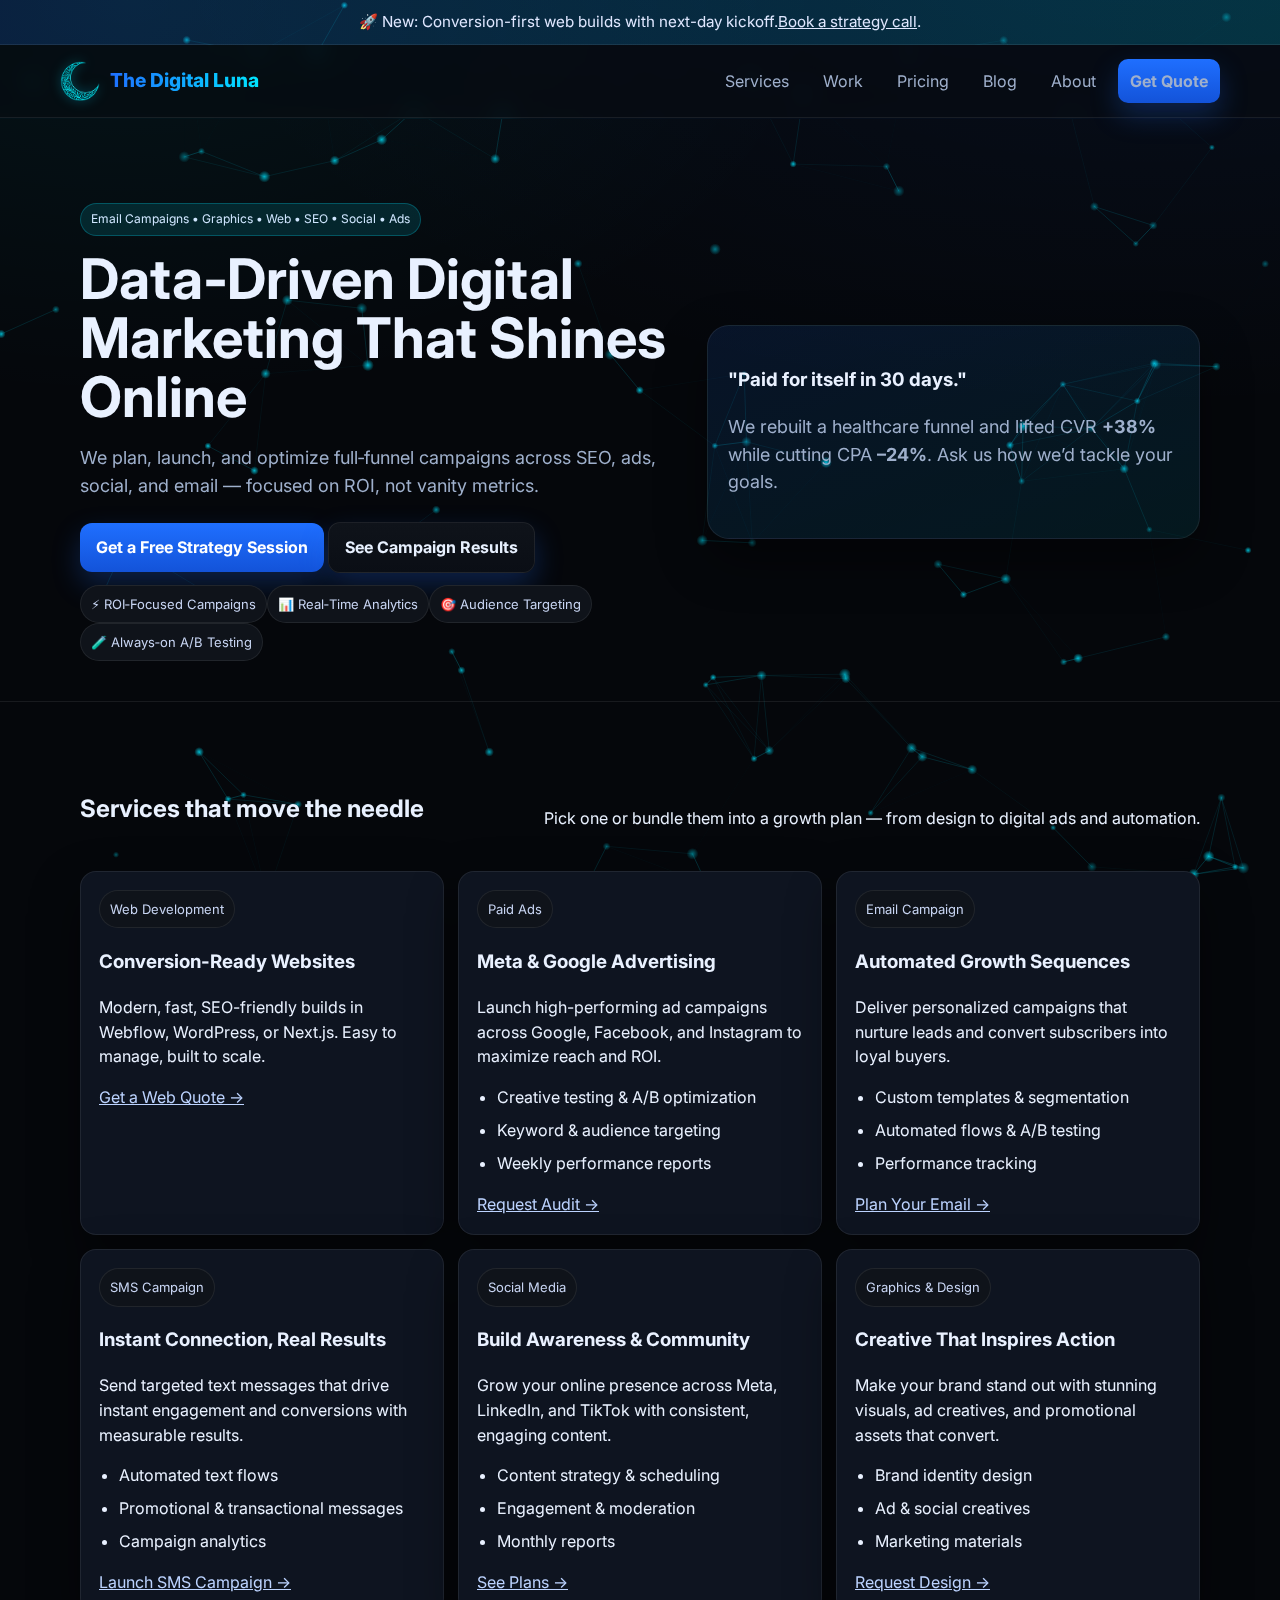
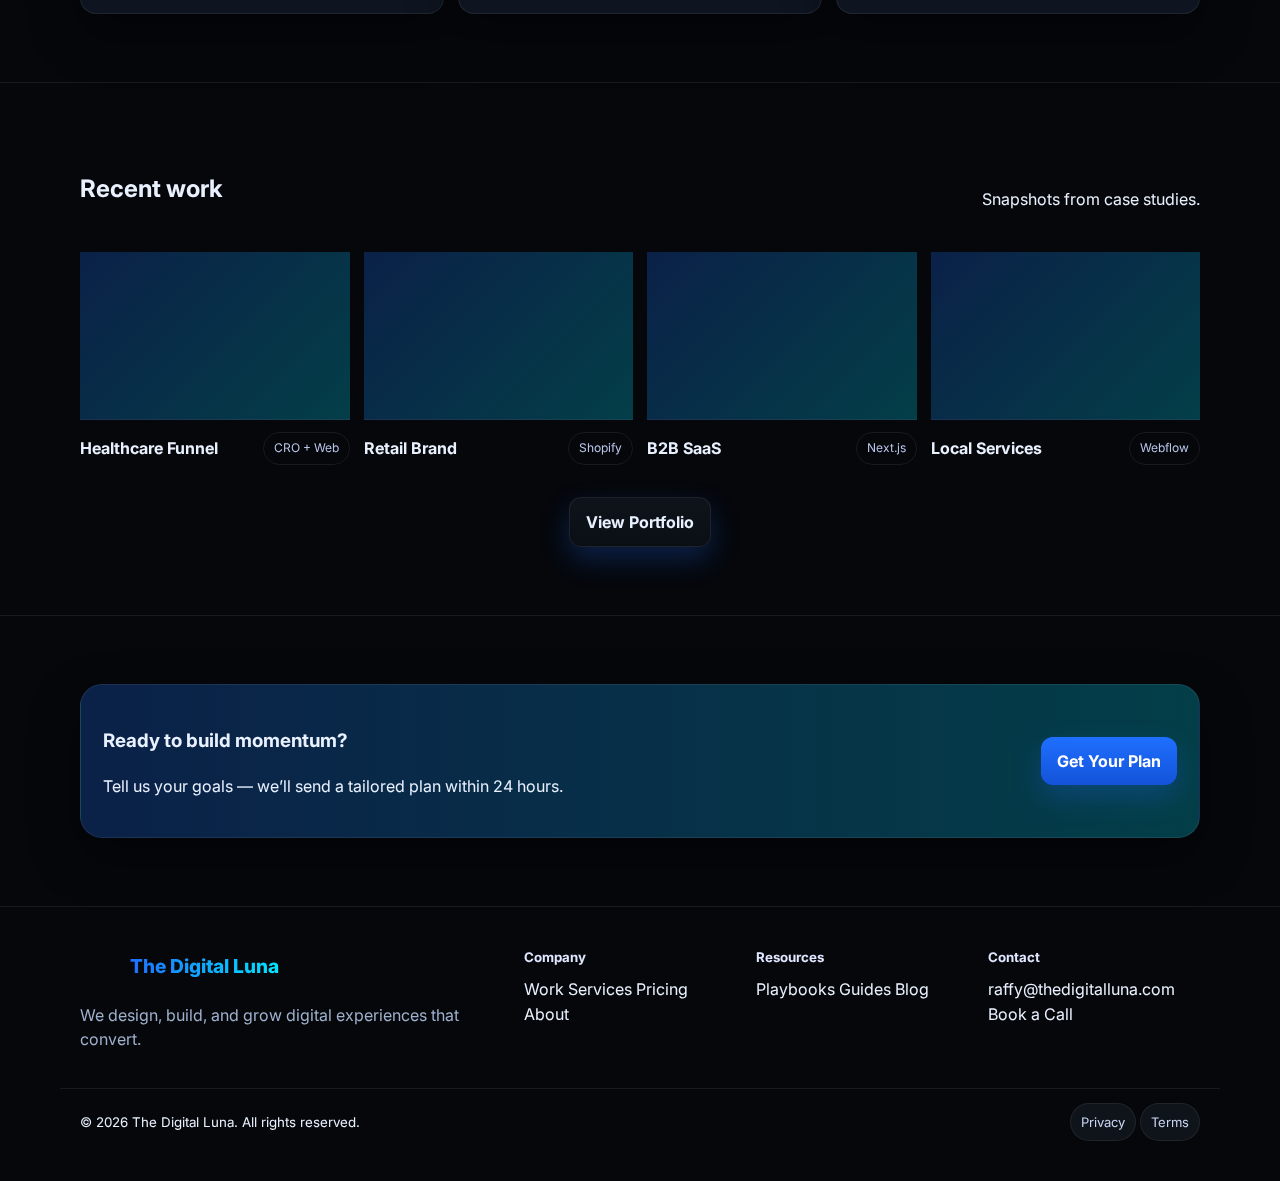
<file: index.html>
<html lang="en">
<head>
<meta charset="utf-8"/>
<meta content="width=device-width, initial-scale=1" name="viewport"/>

<meta content="Hybrid portfolio + lead-gen studio. We design, build, and grow revenue-ready websites, SEO, and ads." name="description"/>
<link href="logo.png" rel="icon"/>
<link href="https://fonts.googleapis.com" rel="preconnect"/>
<link crossorigin="" href="https://fonts.gstatic.com" rel="preconnect"/>
<link href="https://fonts.googleapis.com/css2?family=Inter:wght@400;600;700;800&amp;display=swap" rel="stylesheet"/>
<link href="style.css" rel="stylesheet"/>
<title>Digital Marketing Agency | The Digital Luna</title><meta content="Data-driven marketing campaigns that help your brand grow smarter." name="description"/><link href="https://thedigitalluna.com/" rel="canonical"/><meta content="Digital Marketing Agency | The Digital Luna" property="og:title"/><meta content="Data-driven marketing campaigns that help your brand grow smarter." property="og:description"/><meta content="website" property="og:type"/><meta content="https://thedigitalluna.com/" property="og:url"/><meta content="assets/logo.png" property="og:image"/><meta content="summary_large_image" name="twitter:card"/><meta content="Digital Marketing Agency | The Digital Luna" name="twitter:title"/><meta content="Data-driven marketing campaigns that help your brand grow smarter." name="twitter:description"/><meta content="assets/logo.png" name="twitter:image"/><script type="application/ld+json">{
  "@context": "https://schema.org",
  "@type": "WebPage",
  "name": "Digital Marketing Agency | The Digital Luna",
  "description": "Data-driven marketing campaigns that help your brand grow smarter.",
  "url": "https://thedigitalluna.com/",
  "publisher": {
    "@type": "Organization",
    "name": "The Digital Luna",
    "logo": {
      "@type": "ImageObject",
      "url": "assets/logo.png"
    }
  },
  "breadcrumb": {
    "@type": "BreadcrumbList",
    "itemListElement": [
      {
        "@type": "ListItem",
        "position": 1,
        "name": "Home",
        "item": "index.html"
      },
      {
        "@type": "ListItem",
        "position": 2,
        "name": "Digital Marketing Agency",
        "item": "https://thedigitalluna.com/"
      }
    ]
  }
}</script></head>
<body>
<canvas aria-hidden="true" id="bg"></canvas>
<div class="notice">🚀 New: Conversion-first web builds with next-day kickoff. <a href="contact.html">Book a strategy call</a>.</div>
<!-- Header / Nav -->
<header class="header">
<div class="container nav">
<a aria-label="The Digital Luna Home" class="brand" href="index.html">
<img alt="The Digital Luna logo" class="logo" src="logo.png"/>
<span>The Digital Luna</span>
</a>
<nav aria-label="Primary" class="nav-links">
<a href="services.html">Services</a>
<a href="portfolio.html">Work</a>
<a href="pricing.html">Pricing</a>
<a href="blog.html">Blog</a>
<a href="about.html">About</a>
<a class="btn small" href="contact.html">Get Quote</a>
</nav>
<button aria-label="Open menu" class="mobile-toggle" id="mobToggle">☰</button>
</div>
<div class="drawer" id="drawer">
<a href="services.html">Services</a>
<a href="portfolio.html">Work</a>
<a href="pricing.html">Pricing</a>
<a href="blog.html">Blog</a>
<a href="about.html">About</a>
<a class="btn small" href="contact.html">Get Quote</a>
</div>
</header>
<!-- Hero -->
<section class="hero">
<div class="container hero-grid">
<div>
<span class="eyebrow">Email Campaigns • Graphics • Web • SEO • Social • Ads</span>
<h1>Data‑Driven Digital Marketing That Shines Online</h1>
<p>We plan, launch, and optimize full‑funnel campaigns across SEO, ads, social, and email — focused on ROI, not vanity metrics.</p>
<div class="actions">
<a class="btn" href="contact.html">Get a Free Strategy Session</a>
<a class="btn ghost" href="portfolio.html">See Campaign Results</a>
</div>
<div class="chips mt-12"><span class="pill">⚡ ROI‑Focused Campaigns</span><span class="pill">📊 Real‑Time Analytics</span><span class="pill">🎯 Audience Targeting</span><span class="pill">🧪 Always‑on A/B Testing</span></div>
</div>
<div class="hero-card">
<h3>"Paid for itself in 30 days."</h3>
<p>We rebuilt a healthcare funnel and lifted CVR <strong>+38%</strong> while cutting CPA <strong>–24%</strong>. Ask us how we’d tackle your goals.</p>
</div>
</div>
</section>
<!-- Services Preview -->
<section>
  <div class="container">
    <div class="section-head">
      <h2>Services that move the needle</h2>
      <p>Pick one or bundle them into a growth plan — from design to digital ads and automation.</p>
    </div>

    <div class="grid-3">
      <!-- Web Development -->
      <article class="card">
        <span class="pill">Web Development</span>
        <h3>Conversion-Ready Websites</h3>
        <p>Modern, fast, SEO-friendly builds in Webflow, WordPress, or Next.js. Easy to manage, built to scale.</p>
        <a class="link" href="services.html#web">Get a Web Quote →</a>
      </article>

      <!-- Paid Ads (Google + Meta) -->
      <article class="card">
        <span class="pill">Paid Ads</span>
        <h3>Meta & Google Advertising</h3>
        <p>Launch high-performing ad campaigns across Google, Facebook, and Instagram to maximize reach and ROI.</p>
        <ul class="tick-list">
          <li>Creative testing & A/B optimization</li>
          <li>Keyword & audience targeting</li>
          <li>Weekly performance reports</li>
        </ul>
        <a class="link" href="services.html#ads">Request Audit →</a>
      </article>

      <!-- Email Campaign -->
      <article class="card">
        <span class="pill">Email Campaign</span>
        <h3>Automated Growth Sequences</h3>
        <p>Deliver personalized campaigns that nurture leads and convert subscribers into loyal buyers.</p>
        <ul class="tick-list">
          <li>Custom templates & segmentation</li>
          <li>Automated flows & A/B testing</li>
          <li>Performance tracking</li>
        </ul>
        <a class="link" href="services.html#automation">Plan Your Email →</a>
      </article>

      <!-- SMS Campaign -->
      <article class="card">
        <span class="pill">SMS Campaign</span>
        <h3>Instant Connection, Real Results</h3>
        <p>Send targeted text messages that drive instant engagement and conversions with measurable results.</p>
        <ul class="tick-list">
          <li>Automated text flows</li>
          <li>Promotional & transactional messages</li>
          <li>Campaign analytics</li>
        </ul>
        <a class="link" href="services.html#automation">Launch SMS Campaign →</a>
      </article>

      <!-- Social Media -->
      <article class="card">
        <span class="pill">Social Media</span>
        <h3>Build Awareness & Community</h3>
        <p>Grow your online presence across Meta, LinkedIn, and TikTok with consistent, engaging content.</p>
        <ul class="tick-list">
          <li>Content strategy & scheduling</li>
          <li>Engagement & moderation</li>
          <li>Monthly reports</li>
        </ul>
        <a class="link" href="services.html#social">See Plans →</a>
      </article>

      <!-- Graphics -->
      <article class="card">
        <span class="pill">Graphics & Design</span>
        <h3>Creative That Inspires Action</h3>
        <p>Make your brand stand out with stunning visuals, ad creatives, and promotional assets that convert.</p>
        <ul class="tick-list">
          <li>Brand identity design</li>
          <li>Ad & social creatives</li>
          <li>Marketing materials</li>
        </ul>
        <a class="link" href="services.html#web">Request Design →</a>
      </article>
    </div>
  </div>
</section>

<!-- Work Preview -->
<section>
<div class="container">
<div class="section-head">
<h2>Recent work</h2>
<p>Snapshots from case studies.</p>
</div>
<div class="grid-4">
<div class="folio">
<div class="thumb"></div>
<div class="meta"><strong>Healthcare Funnel</strong><span class="tag">CRO + Web</span></div>
</div>
<div class="folio">
<div class="thumb"></div>
<div class="meta"><strong>Retail Brand</strong><span class="tag">Shopify</span></div>
</div>
<div class="folio">
<div class="thumb"></div>
<div class="meta"><strong>B2B SaaS</strong><span class="tag">Next.js</span></div>
</div>
<div class="folio">
<div class="thumb"></div>
<div class="meta"><strong>Local Services</strong><span class="tag">Webflow</span></div>
</div>
</div>
<div class="center mt-20"><a class="btn ghost" href="portfolio.html">View Portfolio</a></div>
</div>
</section>
<!-- CTA Bar -->
<section>
<div class="container">
<div class="cta-bar">
<div>
<h3>Ready to build momentum?</h3>
<p>Tell us your goals — we’ll send a tailored plan within 24 hours.</p>
</div>
<a class="btn" href="contact.html">Get Your Plan</a>
</div>
</div>
</section>
<!-- Footer -->
<footer class="footer">
<div class="container footgrid">
<div>
<div class="brand"><span class="logo"></span><span>The Digital Luna</span></div>
<p>We design, build, and grow digital experiences that convert.</p>
</div>
<div>
<h5>Company</h5>
<a href="portfolio.html">Work</a>
<a href="services.html">Services</a>
<a href="pricing.html">Pricing</a>
<a href="about.html">About</a>
</div>
<div>
<h5>Resources</h5>
<a href="#">Playbooks</a>
<a href="#">Guides</a>
<a href="blog.html">Blog</a>
</div>
<div>
<h5>Contact</h5>
<a href="mailto:raffy@thedigitalluna.com">raffy@thedigitalluna.com</a>
<a href="contact.html">Book a Call</a>
</div>
</div>
<div class="container legal">
<small>© <span id="year"></span> The Digital Luna. All rights reserved.</small>
<div class="chips">
<a class="pill" href="#">Privacy</a>
<a class="pill" href="#">Terms</a>
</div>
</div>
</footer>
<script src="script.js"></script>
</body>
</html>
</file>
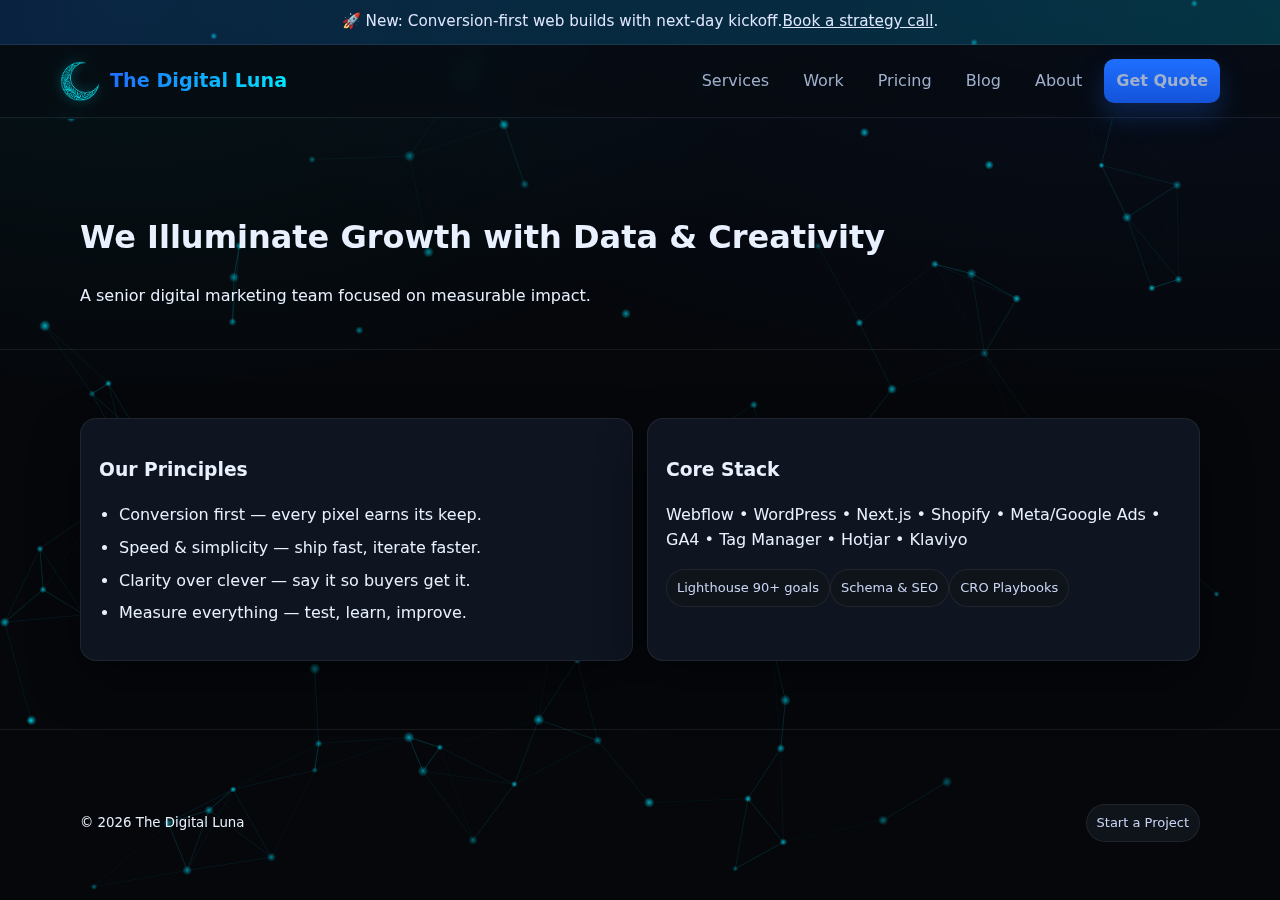
<file: about.html>
<!DOCTYPE html>

<html lang="en">
<head>
<meta charset="utf-8"/>
<meta content="width=device-width, initial-scale=1" name="viewport"/>

<link href="logo.png" rel="icon"/>
<link href="style.css" rel="stylesheet"/>
<title>About Us | The Digital Luna</title><meta content="Learn about The Digital Luna, a full-service digital marketing agency helping brands grow smarter online." name="description"/><link href="https://thedigitalluna.com/about.html" rel="canonical"/><meta content="About Us | The Digital Luna" property="og:title"/><meta content="Learn about The Digital Luna, a full-service digital marketing agency helping brands grow smarter online." property="og:description"/><meta content="website" property="og:type"/><meta content="https://thedigitalluna.com/about.html" property="og:url"/><meta content="assets/logo.png" property="og:image"/><meta content="summary_large_image" name="twitter:card"/><meta content="About Us | The Digital Luna" name="twitter:title"/><meta content="Learn about The Digital Luna, a full-service digital marketing agency helping brands grow smarter online." name="twitter:description"/><meta content="assets/logo.png" name="twitter:image"/><script type="application/ld+json">{
  "@context": "https://schema.org",
  "@type": "WebPage",
  "name": "About Us | The Digital Luna",
  "description": "Learn about The Digital Luna, a full-service digital marketing agency helping brands grow smarter online.",
  "url": "https://thedigitalluna.com/about.html",
  "publisher": {
    "@type": "Organization",
    "name": "The Digital Luna",
    "logo": {
      "@type": "ImageObject",
      "url": "assets/logo.png"
    }
  },
  "breadcrumb": {
    "@type": "BreadcrumbList",
    "itemListElement": [
      {
        "@type": "ListItem",
        "position": 1,
        "name": "Home",
        "item": "index.html"
      },
      {
        "@type": "ListItem",
        "position": 2,
        "name": "About Us",
        "item": "https://thedigitalluna.com/about.html"
      }
    ]
  }
}</script></head>
<body>
<canvas aria-hidden="true" id="bg"></canvas>
<div class="notice">🚀 New: Conversion-first web builds with next-day kickoff. <a href="contact.html">Book a strategy call</a>.</div>
<!-- Header / Nav -->
<header class="header">
<div class="container nav">
<a aria-label="The Digital Luna Home" class="brand" href="index.html">
<img alt="The Digital Luna logo" class="logo" src="logo.png"/>
<span>The Digital Luna</span>
</a>
<nav aria-label="Primary" class="nav-links">
<a href="services.html">Services</a>
<a href="portfolio.html">Work</a>
<a href="pricing.html">Pricing</a>
<a href="blog.html">Blog</a>
<a href="about.html">About</a>
<a class="btn small" href="contact.html">Get Quote</a>
</nav>
<button aria-label="Open menu" class="mobile-toggle" id="mobToggle">☰</button>
</div>
<div class="drawer" id="drawer">
<a href="services.html">Services</a>
<a href="portfolio.html">Work</a>
<a href="pricing.html">Pricing</a>
<a href="blog.html">Blog</a>
<a href="about.html">About</a>
<a class="btn small" href="contact.html">Get Quote</a>
</div>
</header>

<section class="page-hero">
<div class="container">
<h1>We Illuminate Growth with Data &amp; Creativity</h1>
<p>A senior digital marketing team focused on measurable impact.</p>
</div>
</section>
<section>
<div class="container grid-2">
<div class="card">
<h3>Our Principles</h3>
<ul class="tick-list">
<li>Conversion first — every pixel earns its keep.</li>
<li>Speed &amp; simplicity — ship fast, iterate faster.</li>
<li>Clarity over clever — say it so buyers get it.</li>
<li>Measure everything — test, learn, improve.</li>
</ul>
</div>
<div class="card">
<h3>Core Stack</h3>
<p>Webflow • WordPress • Next.js • Shopify • Meta/Google Ads • GA4 • Tag Manager • Hotjar • Klaviyo</p>
<div class="chips mt-12"><span class="pill">Lighthouse 90+ goals</span><span class="pill">Schema &amp; SEO</span><span class="pill">CRO Playbooks</span></div>
</div>
</div>
</section>
<footer class="footer simple">
<div class="container legal">
<small>© <span id="year"></span> The Digital Luna</small>
<a class="pill" href="contact.html">Start a Project</a>
</div>
</footer>
<script src="script.js"></script>
</body>
</html>
</file>
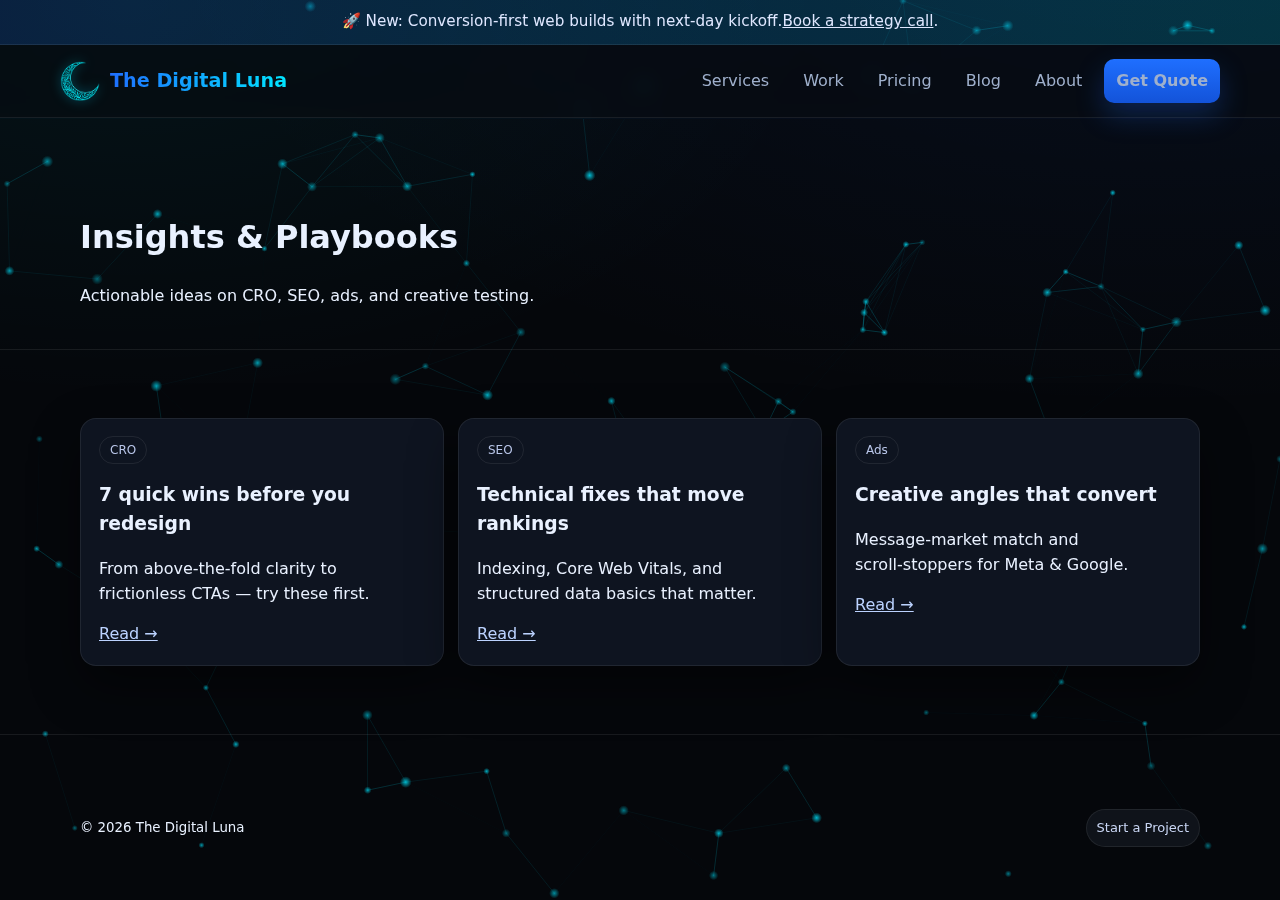
<file: blog.html>
<!DOCTYPE html>

<html lang="en">
<head>
<meta charset="utf-8"/>
<meta content="width=device-width, initial-scale=1" name="viewport"/>

<link href="favicon.svg" rel="icon"/>
<link href="style.css" rel="stylesheet"/>
<title>Blog | The Digital Luna</title><meta content="Insights, strategies, and tips from The Digital Luna team on SEO, Ads, and growth." name="description"/><link href="https://thedigitalluna.com/blog.html" rel="canonical"/><meta content="Blog | The Digital Luna" property="og:title"/><meta content="Insights, strategies, and tips from The Digital Luna team on SEO, Ads, and growth." property="og:description"/><meta content="website" property="og:type"/><meta content="https://thedigitalluna.com/blog.html" property="og:url"/><meta content="assets/logo.png" property="og:image"/><meta content="summary_large_image" name="twitter:card"/><meta content="Blog | The Digital Luna" name="twitter:title"/><meta content="Insights, strategies, and tips from The Digital Luna team on SEO, Ads, and growth." name="twitter:description"/><meta content="assets/logo.png" name="twitter:image"/><script type="application/ld+json">{
  "@context": "https://schema.org",
  "@type": "WebPage",
  "name": "Blog | The Digital Luna",
  "description": "Insights, strategies, and tips from The Digital Luna team on SEO, Ads, and growth.",
  "url": "https://thedigitalluna.com/blog.html",
  "publisher": {
    "@type": "Organization",
    "name": "The Digital Luna",
    "logo": {
      "@type": "ImageObject",
      "url": "assets/logo.png"
    }
  },
  "breadcrumb": {
    "@type": "BreadcrumbList",
    "itemListElement": [
      {
        "@type": "ListItem",
        "position": 1,
        "name": "Home",
        "item": "index.html"
      },
      {
        "@type": "ListItem",
        "position": 2,
        "name": "Blog",
        "item": "https://thedigitalluna.com/blog.html"
      }
    ]
  }
}</script></head>
<body>
<canvas aria-hidden="true" id="bg"></canvas>
<div class="notice">🚀 New: Conversion-first web builds with next-day kickoff. <a href="contact.html">Book a strategy call</a>.</div>
<!-- Header / Nav -->
<header class="header">
<div class="container nav">
<a aria-label="The Digital Luna Home" class="brand" href="index.html">
<img alt="The Digital Luna logo" class="logo" src="logo.png"/>
<span>The Digital Luna</span>
</a>
<nav aria-label="Primary" class="nav-links">
<a href="services.html">Services</a>
<a href="portfolio.html">Work</a>
<a href="pricing.html">Pricing</a>
<a href="blog.html">Blog</a>
<a href="about.html">About</a>
<a class="btn small" href="contact.html">Get Quote</a>
</nav>
<button aria-label="Open menu" class="mobile-toggle" id="mobToggle">☰</button>
</div>
<div class="drawer" id="drawer">
<a href="services.html">Services</a>
<a href="portfolio.html">Work</a>
<a href="pricing.html">Pricing</a>
<a href="blog.html">Blog</a>
<a href="about.html">About</a>
<a class="btn small" href="contact.html">Get Quote</a>
</div>
</header>
<section class="page-hero">
<div class="container">
<h1>Insights &amp; Playbooks</h1>
<p>Actionable ideas on CRO, SEO, ads, and creative testing.</p>
</div>
</section>
<section>
<div class="container grid-3">
<article class="card post">
<span class="tag">CRO</span>
<h3>7 quick wins before you redesign</h3>
<p>From above‑the‑fold clarity to frictionless CTAs — try these first.</p>
<a class="link" href="#">Read →</a>
</article>
<article class="card post">
<span class="tag">SEO</span>
<h3>Technical fixes that move rankings</h3>
<p>Indexing, Core Web Vitals, and structured data basics that matter.</p>
<a class="link" href="#">Read →</a>
</article>
<article class="card post">
<span class="tag">Ads</span>
<h3>Creative angles that convert</h3>
<p>Message‑market match and scroll‑stoppers for Meta &amp; Google.</p>
<a class="link" href="#">Read →</a>
</article>
</div>
</section>
<footer class="footer simple">
<div class="container legal">
<small>© <span id="year"></span> The Digital Luna</small>
<a class="pill" href="contact.html">Start a Project</a>
</div>
</footer>
<script src="script.js"></script>
</body>
</html>
</file>
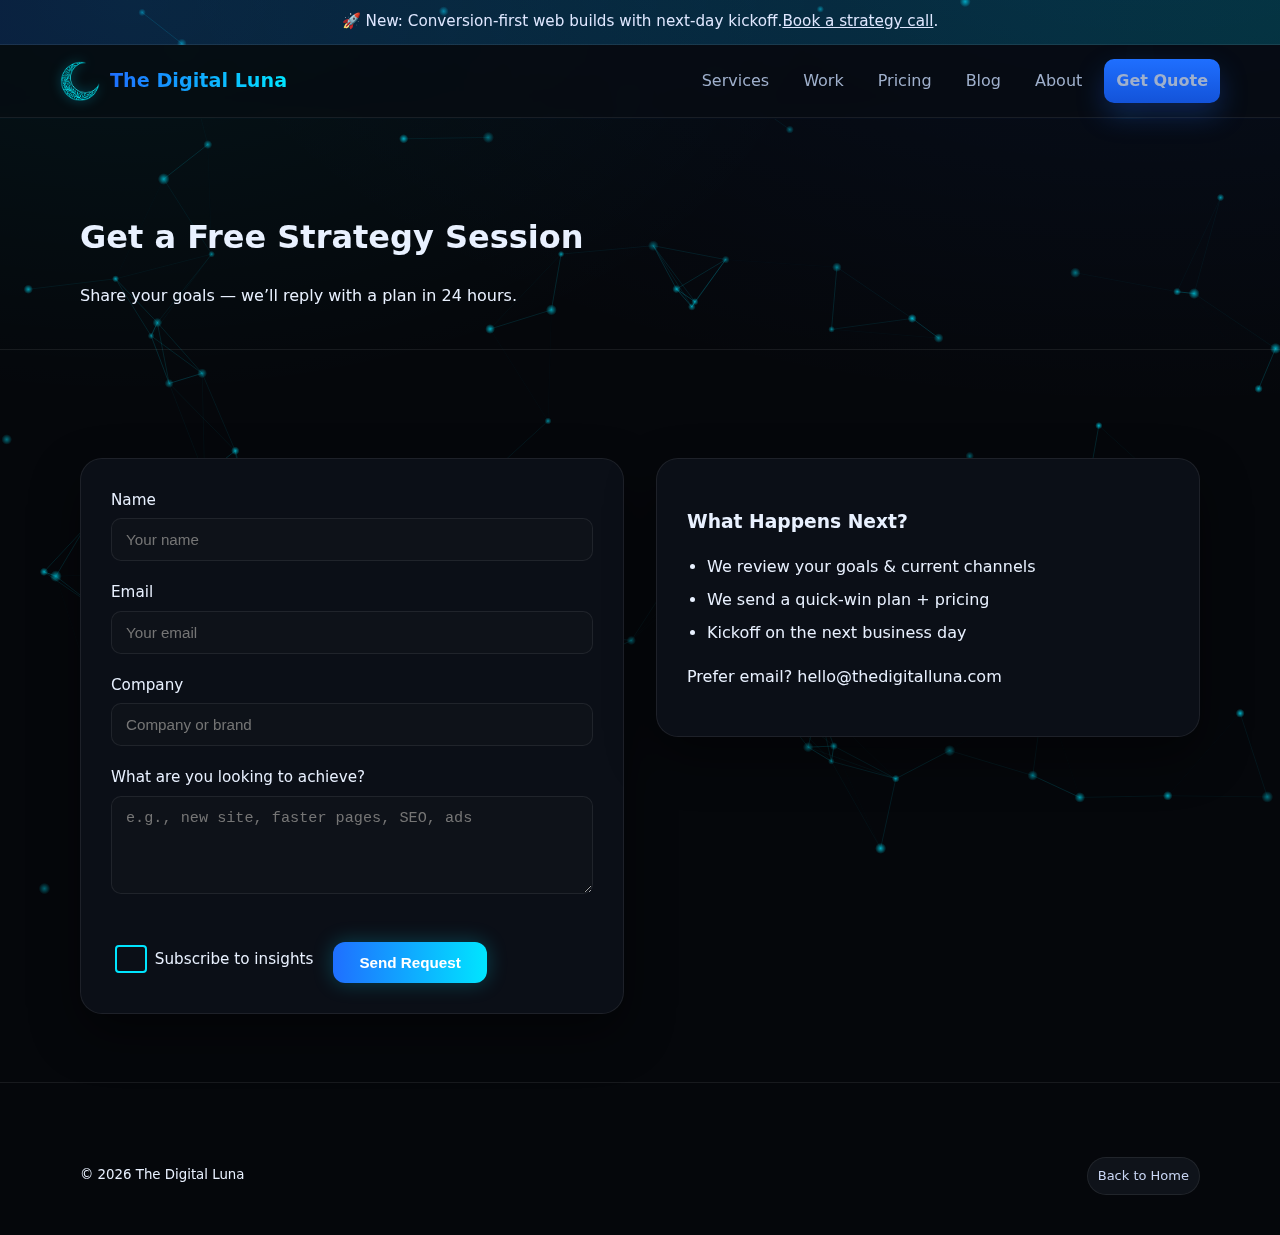
<file: contact.html>
<!DOCTYPE html>

<html lang="en">

<head>
  <meta charset="utf-8" />
  <meta content="width=device-width, initial-scale=1" name="viewport" />

  <link href="favicon.svg" rel="icon" />
  <link href="style.css" rel="stylesheet" />
  <title>Contact Us | The Digital Luna</title>
  <meta content="Get a free strategy session with The Digital Luna. Let’s plan your next growth campaign."
    name="description" />
  <link href="https://thedigitalluna.com/contact.html" rel="canonical" />
  <meta content="Contact Us | The Digital Luna" property="og:title" />
  <meta content="Get a free strategy session with The Digital Luna. Let’s plan your next growth campaign."
    property="og:description" />
  <meta content="website" property="og:type" />
  <meta content="https://thedigitalluna.com/contact.html" property="og:url" />
  <meta content="assets/logo.png" property="og:image" />
  <meta content="summary_large_image" name="twitter:card" />
  <meta content="Contact Us | The Digital Luna" name="twitter:title" />
  <meta content="Get a free strategy session with The Digital Luna. Let’s plan your next growth campaign."
    name="twitter:description" />
  <meta content="assets/logo.png" name="twitter:image" />
  <script type="application/ld+json">{
  "@context": "https://schema.org",
  "@type": "WebPage",
  "name": "Contact Us | The Digital Luna",
  "description": "Get a free strategy session with The Digital Luna. Let\u2019s plan your next growth campaign.",
  "url": "https://thedigitalluna.com/contact.html",
  "publisher": {
    "@type": "Organization",
    "name": "The Digital Luna",
    "logo": {
      "@type": "ImageObject",
      "url": "assets/logo.png"
    }
  },
  "breadcrumb": {
    "@type": "BreadcrumbList",
    "itemListElement": [
      {
        "@type": "ListItem",
        "position": 1,
        "name": "Home",
        "item": "index.html"
      },
      {
        "@type": "ListItem",
        "position": 2,
        "name": "Contact Us",
        "item": "https://thedigitalluna.com/contact.html"
      }
    ]
  }
}</script>
</head>

<body>
  <canvas aria-hidden="true" id="bg"></canvas>
  <div class="notice">🚀 New: Conversion-first web builds with next-day kickoff. <a href="contact.html">Book a strategy
      call</a>.</div>
  <!-- Header / Nav -->
  <header class="header">
    <div class="container nav">
      <a aria-label="The Digital Luna Home" class="brand" href="index.html">
        <img alt="The Digital Luna logo" class="logo" src="logo.png" />
        <span>The Digital Luna</span>
      </a>
      <nav aria-label="Primary" class="nav-links">
        <a href="services.html">Services</a>
        <a href="portfolio.html">Work</a>
        <a href="pricing.html">Pricing</a>
        <a href="blog.html">Blog</a>
        <a href="about.html">About</a>
        <a class="btn small" href="contact.html">Get Quote</a>
      </nav>
      <button aria-label="Open menu" class="mobile-toggle" id="mobToggle">☰</button>
    </div>
    <div class="drawer" id="drawer">
      <a href="services.html">Services</a>
      <a href="portfolio.html">Work</a>
      <a href="pricing.html">Pricing</a>
      <a href="blog.html">Blog</a>
      <a href="about.html">About</a>
      <a class="btn small" href="contact.html">Get Quote</a>
    </div>
  </header>

  <section class="page-hero">
    <div class="container">
      <h1>Get a Free Strategy Session</h1>
      <p>Share your goals — we’ll reply with a plan in 24 hours.</p>
    </div>
  </section>

  <section class="contact-section">
    <div class="container contact-grid">
      <!-- Left: Contact Form -->
      <form class="card form" action="https://formspree.io/f/xkogyelo" method="POST">
        <!-- Optional: Custom subject line -->
        <input type="hidden" name="_subject" value="New Inquiry — The Digital Luna">

        <!-- Optional: Honeypot (spam protection) -->
        <input type="text" name="_gotcha" style="display:none">

        <div class="form-group">
          <label>Name</label>
          <input type="text" name="name" placeholder="Your name" required />
        </div>

        <div class="form-group">
          <label>Email</label>
          <input type="email" name="email" placeholder="Your email" required />
        </div>

        <div class="form-group">
          <label>Company</label>
          <input type="text" name="company" placeholder="Company or brand" />
        </div>

        <div class="form-group">
          <label>What are you looking to achieve?</label>
          <textarea name="message" placeholder="e.g., new site, faster pages, SEO, ads" rows="4" required></textarea>
        </div>

        <div class="form-row">
          <label class="checkbox-label">
            <input type="checkbox" name="subscribe" value="yes" />
            <span>Subscribe to insights</span>
          </label>

          <button type="submit" class="btn">Send Request</button>
        </div>
      </form>


      <!-- Right: Info -->
      <div class="card contact-info">
        <h3>What Happens Next?</h3>
        <ul class="tick-list">
          <li>We review your goals & current channels</li>
          <li>We send a quick-win plan + pricing</li>
          <li>Kickoff on the next business day</li>
        </ul>
        <p class="mt-20">
          Prefer email?
          <a href="mailto:hello@thedigitalluna.com">hello@thedigitalluna.com</a>
        </p>
      </div>
    </div>
  </section>


  <footer class="footer simple">
    <div class="container legal">
      <small>© <span id="year"></span> The Digital Luna</small>
      <a class="pill" href="index.html">Back to Home</a>
    </div>
  </footer>
  <script src="script.js"></script>
</body>

</html>
</file>
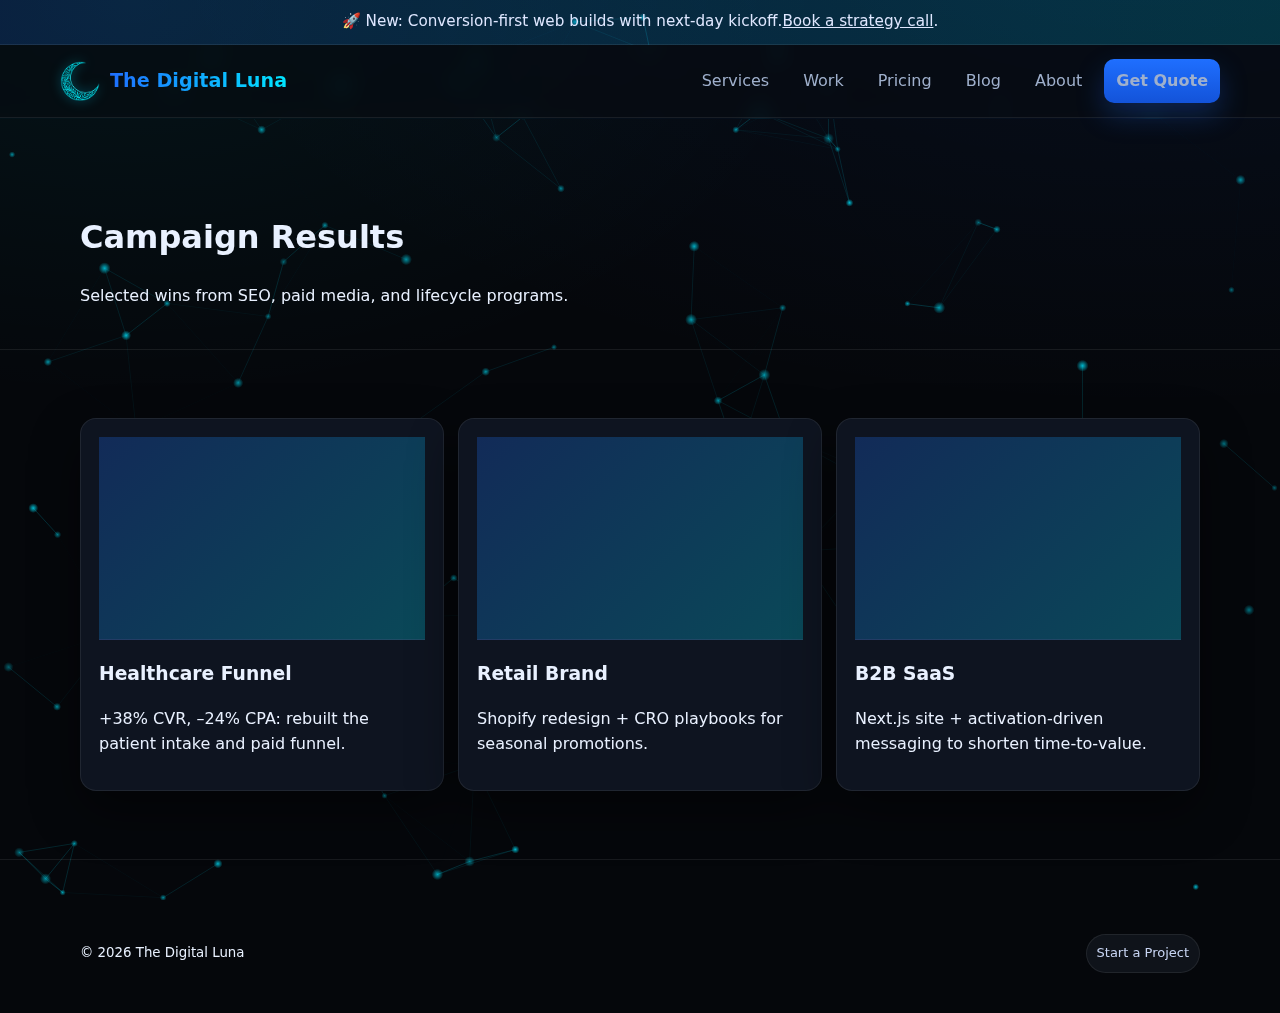
<file: portfolio.html>
<!DOCTYPE html>

<html lang="en">
<head>
<meta charset="utf-8"/>
<meta content="width=device-width, initial-scale=1" name="viewport"/>

<link href="favicon.svg" rel="icon"/>
<link href="style.css" rel="stylesheet"/>
<title>Portfolio | The Digital Luna</title><meta content="Case studies and campaign results that show how we drive ROI for our clients." name="description"/><link href="https://thedigitalluna.com/portfolio.html" rel="canonical"/><meta content="Portfolio | The Digital Luna" property="og:title"/><meta content="Case studies and campaign results that show how we drive ROI for our clients." property="og:description"/><meta content="website" property="og:type"/><meta content="https://thedigitalluna.com/portfolio.html" property="og:url"/><meta content="assets/logo.png" property="og:image"/><meta content="summary_large_image" name="twitter:card"/><meta content="Portfolio | The Digital Luna" name="twitter:title"/><meta content="Case studies and campaign results that show how we drive ROI for our clients." name="twitter:description"/><meta content="assets/logo.png" name="twitter:image"/><script type="application/ld+json">{
  "@context": "https://schema.org",
  "@type": "WebPage",
  "name": "Portfolio | The Digital Luna",
  "description": "Case studies and campaign results that show how we drive ROI for our clients.",
  "url": "https://thedigitalluna.com/portfolio.html",
  "publisher": {
    "@type": "Organization",
    "name": "The Digital Luna",
    "logo": {
      "@type": "ImageObject",
      "url": "assets/logo.png"
    }
  },
  "breadcrumb": {
    "@type": "BreadcrumbList",
    "itemListElement": [
      {
        "@type": "ListItem",
        "position": 1,
        "name": "Home",
        "item": "index.html"
      },
      {
        "@type": "ListItem",
        "position": 2,
        "name": "Portfolio",
        "item": "https://thedigitalluna.com/portfolio.html"
      }
    ]
  }
}</script></head>
<body>
<canvas aria-hidden="true" id="bg"></canvas>
<div class="notice">🚀 New: Conversion-first web builds with next-day kickoff. <a href="contact.html">Book a strategy call</a>.</div>
<!-- Header / Nav -->
<header class="header">
<div class="container nav">
<a aria-label="The Digital Luna Home" class="brand" href="index.html">
<img alt="The Digital Luna logo" class="logo" src="logo.png"/>
<span>The Digital Luna</span>
</a>
<nav aria-label="Primary" class="nav-links">
<a href="services.html">Services</a>
<a href="portfolio.html">Work</a>
<a href="pricing.html">Pricing</a>
<a href="blog.html">Blog</a>
<a href="about.html">About</a>
<a class="btn small" href="contact.html">Get Quote</a>
</nav>
<button aria-label="Open menu" class="mobile-toggle" id="mobToggle">☰</button>
</div>
<div class="drawer" id="drawer">
<a href="services.html">Services</a>
<a href="portfolio.html">Work</a>
<a href="pricing.html">Pricing</a>
<a href="blog.html">Blog</a>
<a href="about.html">About</a>
<a class="btn small" href="contact.html">Get Quote</a>
</div>
</header>
<section class="page-hero">
<div class="container">
<h1>Campaign Results</h1>
<p>Selected wins from SEO, paid media, and lifecycle programs.</p>
</div>
</section>
<section>
<div class="container grid-3">
<div class="folio card">
<div class="thumb"></div>
<h3>Healthcare Funnel</h3>
<p>+38% CVR, –24% CPA: rebuilt the patient intake and paid funnel.</p>
</div>
<div class="folio card">
<div class="thumb"></div>
<h3>Retail Brand</h3>
<p>Shopify redesign + CRO playbooks for seasonal promotions.</p>
</div>
<div class="folio card">
<div class="thumb"></div>
<h3>B2B SaaS</h3>
<p>Next.js site + activation‑driven messaging to shorten time‑to‑value.</p>
</div>
</div>
</section>
<footer class="footer simple">
<div class="container legal">
<small>© <span id="year"></span> The Digital Luna</small>
<a class="pill" href="contact.html">Start a Project</a>
</div>
</footer>
<script src="script.js"></script>
</body>
</html>
</file>
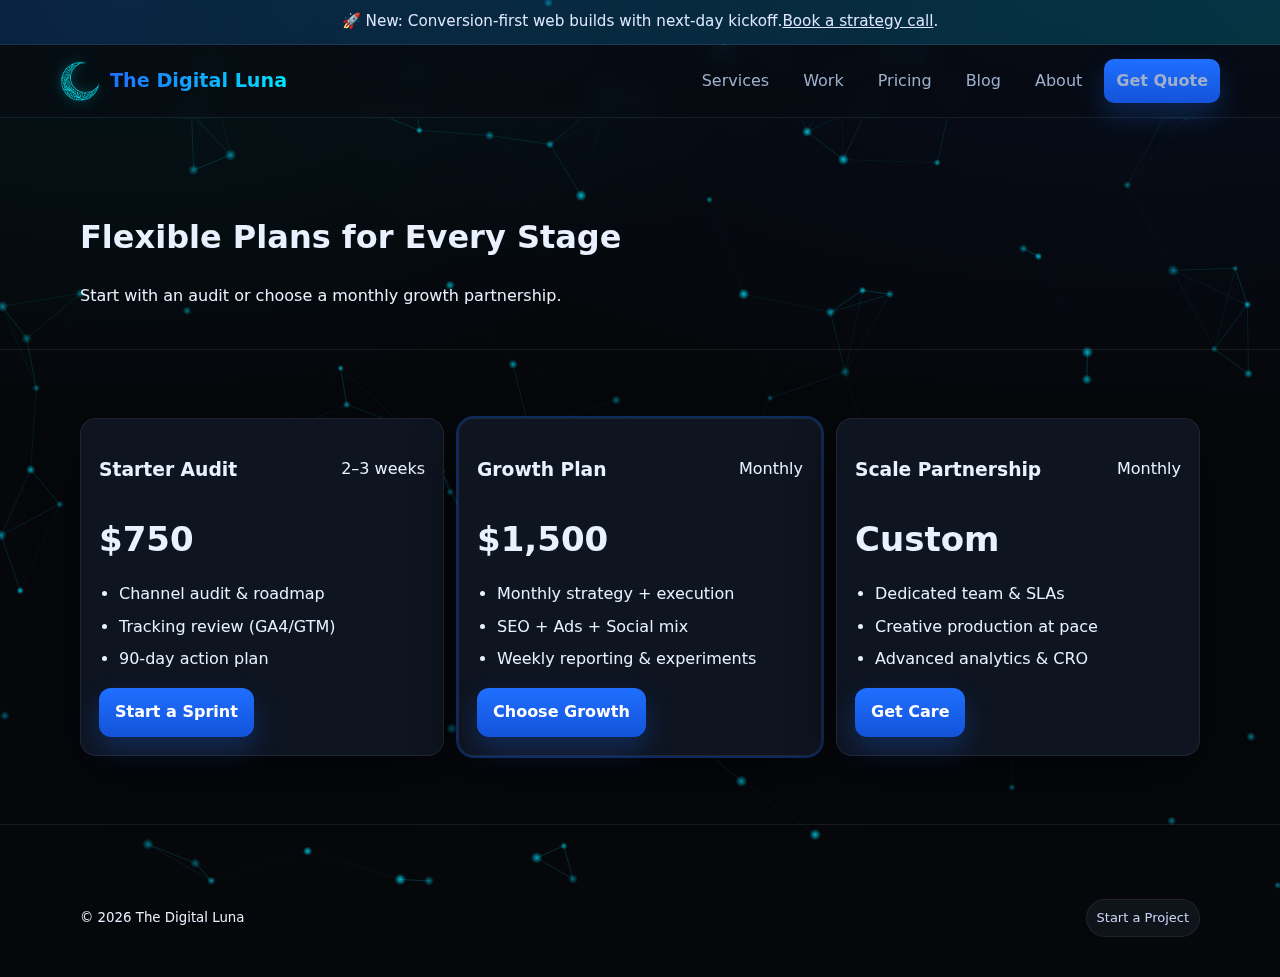
<file: pricing.html>
<!DOCTYPE html>

<html lang="en">
<head>
<meta charset="utf-8"/>
<meta content="width=device-width, initial-scale=1" name="viewport"/>

<link href="favicon.svg" rel="icon"/>
<link href="style.css" rel="stylesheet"/>
<title>Pricing | The Digital Luna</title><meta content="Flexible digital marketing plans designed for every stage of growth." name="description"/><link href="https://thedigitalluna.com/pricing.html" rel="canonical"/><meta content="Pricing | The Digital Luna" property="og:title"/><meta content="Flexible digital marketing plans designed for every stage of growth." property="og:description"/><meta content="website" property="og:type"/><meta content="https://thedigitalluna.com/pricing.html" property="og:url"/><meta content="assets/logo.png" property="og:image"/><meta content="summary_large_image" name="twitter:card"/><meta content="Pricing | The Digital Luna" name="twitter:title"/><meta content="Flexible digital marketing plans designed for every stage of growth." name="twitter:description"/><meta content="assets/logo.png" name="twitter:image"/><script type="application/ld+json">{
  "@context": "https://schema.org",
  "@type": "WebPage",
  "name": "Pricing | The Digital Luna",
  "description": "Flexible digital marketing plans designed for every stage of growth.",
  "url": "https://thedigitalluna.com/pricing.html",
  "publisher": {
    "@type": "Organization",
    "name": "The Digital Luna",
    "logo": {
      "@type": "ImageObject",
      "url": "assets/logo.png"
    }
  },
  "breadcrumb": {
    "@type": "BreadcrumbList",
    "itemListElement": [
      {
        "@type": "ListItem",
        "position": 1,
        "name": "Home",
        "item": "index.html"
      },
      {
        "@type": "ListItem",
        "position": 2,
        "name": "Pricing",
        "item": "https://thedigitalluna.com/pricing.html"
      }
    ]
  }
}</script></head>
<body>
<canvas aria-hidden="true" id="bg"></canvas>
<div class="notice">🚀 New: Conversion-first web builds with next-day kickoff. <a href="contact.html">Book a strategy call</a>.</div>
<!-- Header / Nav -->
<header class="header">
<div class="container nav">
<a aria-label="The Digital Luna Home" class="brand" href="index.html">
<img alt="The Digital Luna logo" class="logo" src="logo.png"/>
<span>The Digital Luna</span>
</a>
<nav aria-label="Primary" class="nav-links">
<a href="services.html">Services</a>
<a href="portfolio.html">Work</a>
<a href="pricing.html">Pricing</a>
<a href="blog.html">Blog</a>
<a href="about.html">About</a>
<a class="btn small" href="contact.html">Get Quote</a>
</nav>
<button aria-label="Open menu" class="mobile-toggle" id="mobToggle">☰</button>
</div>
<div class="drawer" id="drawer">
<a href="services.html">Services</a>
<a href="portfolio.html">Work</a>
<a href="pricing.html">Pricing</a>
<a href="blog.html">Blog</a>
<a href="about.html">About</a>
<a class="btn small" href="contact.html">Get Quote</a>
</div>
</header>
<section class="page-hero">
<div class="container">
<h1>Flexible Plans for Every Stage</h1>
<p>Start with an audit or choose a monthly growth partnership.</p>
</div>
</section>
<section>
<div class="container grid-3">
<div class="price card">
<div class="price-head"><h3>Starter Audit</h3><span>2–3 weeks</span></div>
<div class="number">$750</div>
<ul class="tick-list"><li>Channel audit &amp; roadmap</li><li>Tracking review (GA4/GTM)</li><li>90‑day action plan</li></ul>
<a class="btn" href="contact.html">Start a Sprint</a>
</div>
<div class="price card featured">
<div class="price-head"><h3>Growth Plan</h3><span>Monthly</span></div>
<div class="number">$1,500</div>
<ul class="tick-list"><li>Monthly strategy + execution</li><li>SEO + Ads + Social mix</li><li>Weekly reporting &amp; experiments</li></ul>
<a class="btn" href="contact.html">Choose Growth</a>
</div>
<div class="price card">
<div class="price-head"><h3>Scale Partnership</h3><span>Monthly</span></div>
<div class="number">Custom</div>
<ul class="tick-list"><li>Dedicated team &amp; SLAs</li><li>Creative production at pace</li><li>Advanced analytics &amp; CRO</li></ul>
<a class="btn" href="contact.html">Get Care</a>
</div>
</div>
</section>
<footer class="footer simple">
<div class="container legal">
<small>© <span id="year"></span> The Digital Luna</small>
<a class="pill" href="contact.html">Start a Project</a>
</div>
</footer>
<script src="script.js"></script>
</body>
</html>
</file>
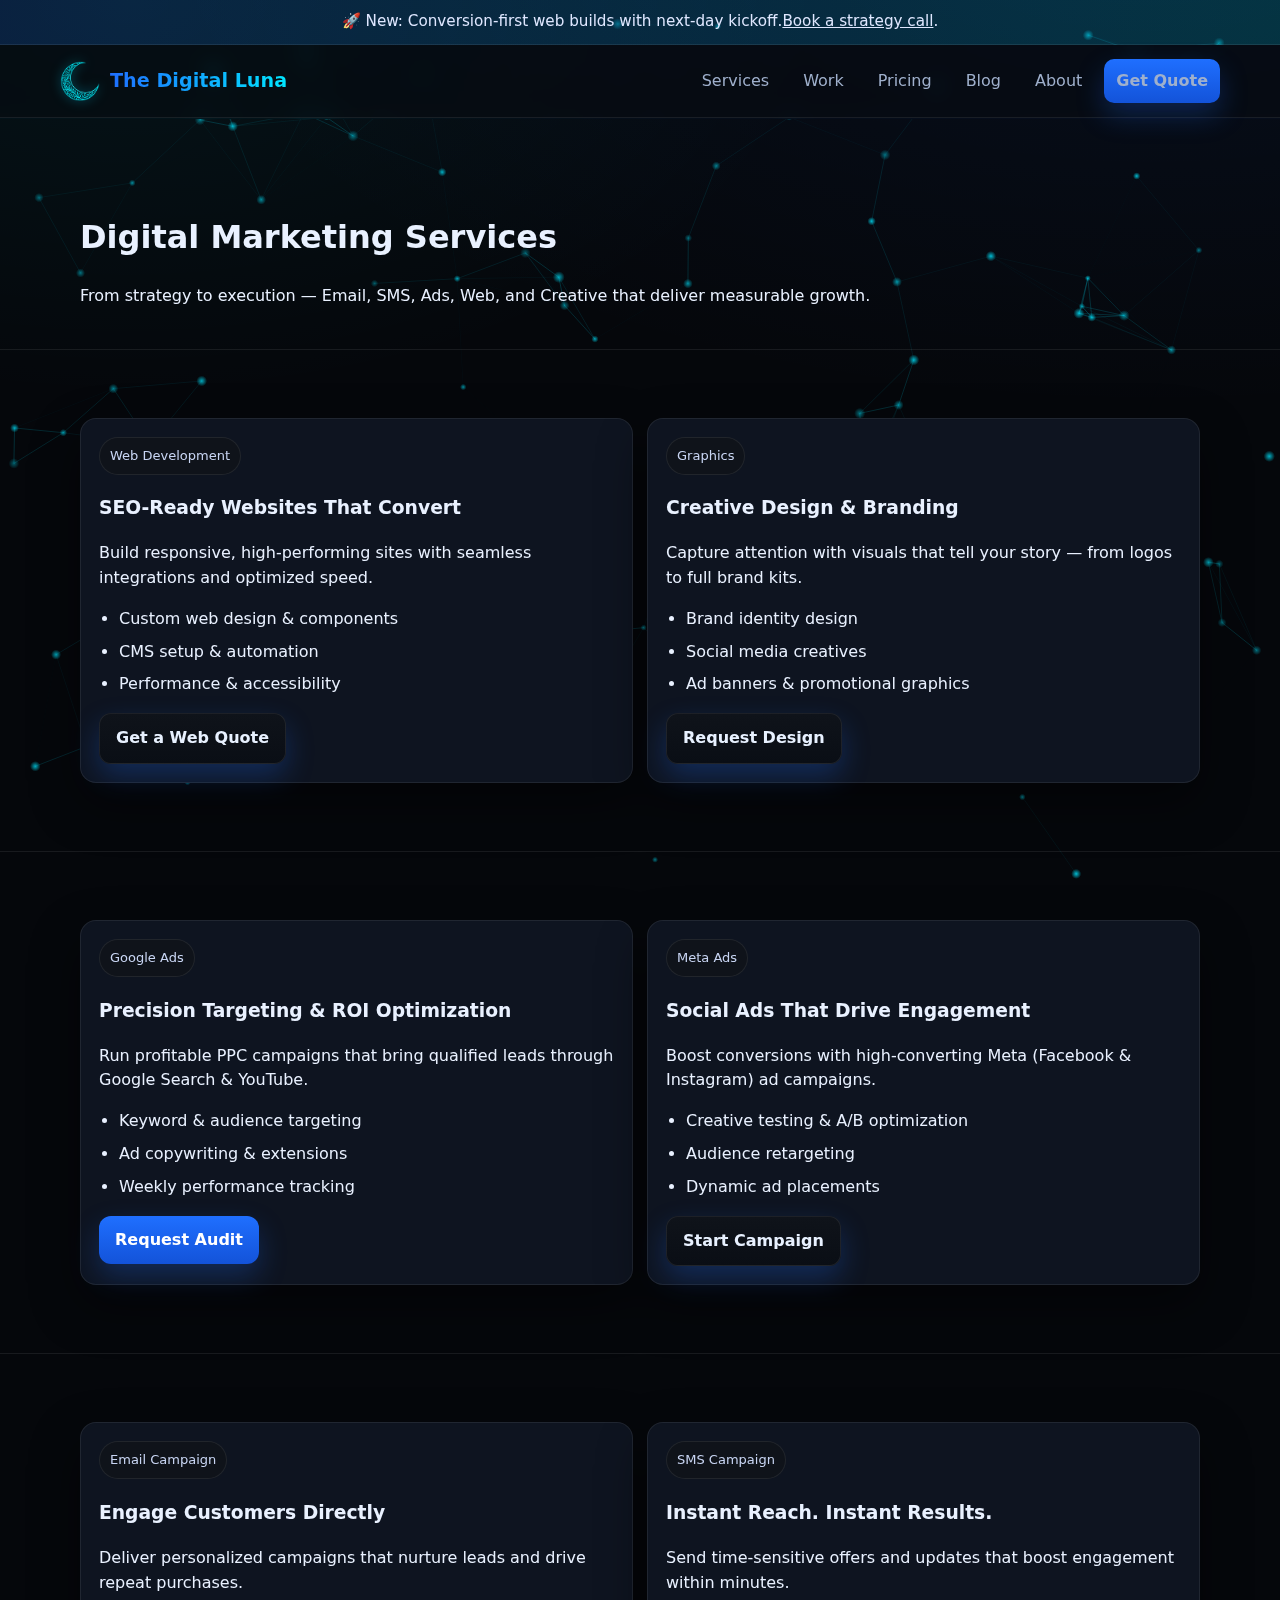
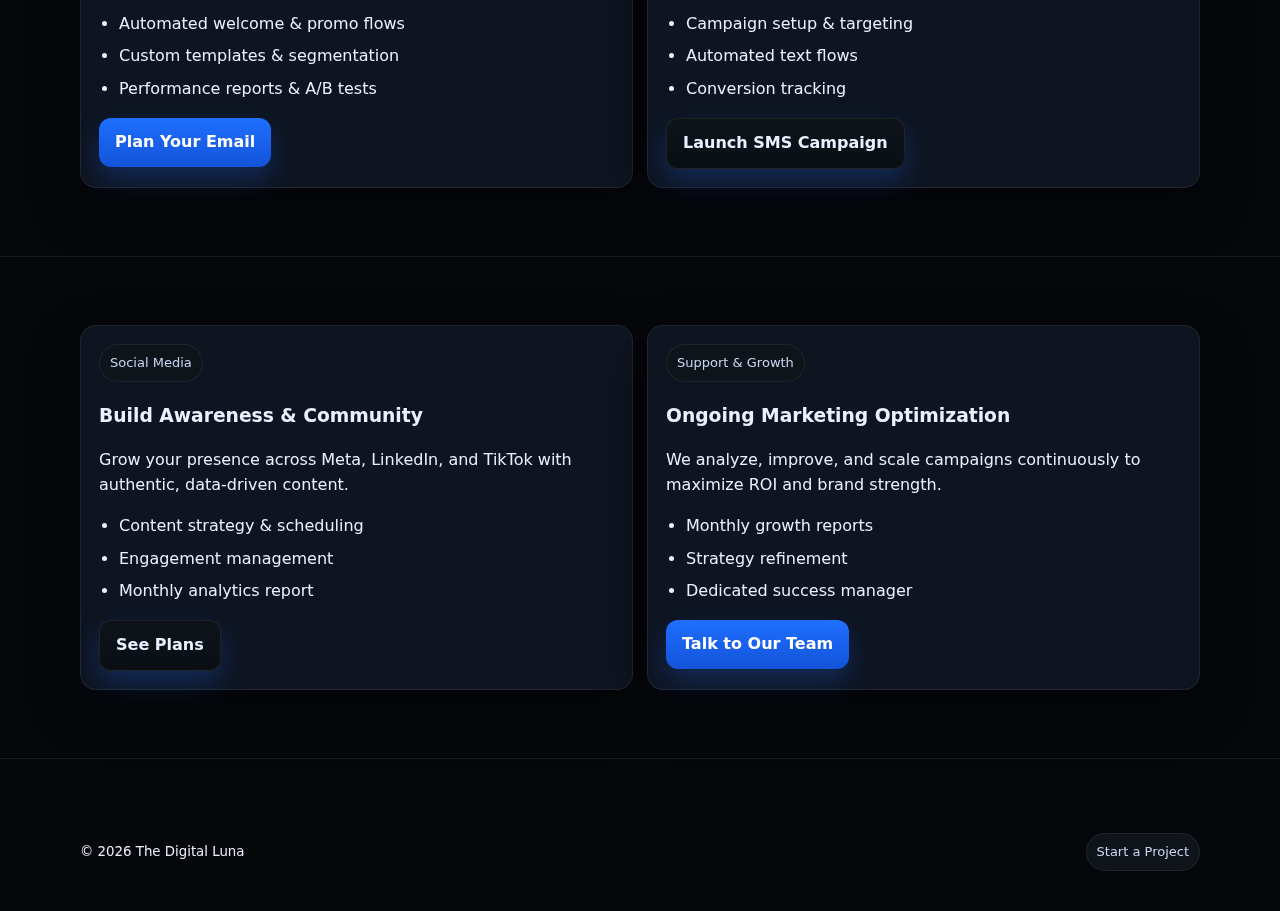
<file: services.html>
<!DOCTYPE html>

<html lang="en">
<head>
<meta charset="utf-8"/>
<meta content="width=device-width, initial-scale=1" name="viewport"/>

<link href="favicon.svg" rel="icon"/>
<link href="style.css" rel="stylesheet"/>
<title>Services | The Digital Luna</title><meta content="Explore our full-funnel digital marketing services: SEO, PPC, Social, Email, and more." name="description"/><link href="https://thedigitalluna.com/services.html" rel="canonical"/><meta content="Services | The Digital Luna" property="og:title"/><meta content="Explore our full-funnel digital marketing services: SEO, PPC, Social, Email, and more." property="og:description"/><meta content="website" property="og:type"/><meta content="https://thedigitalluna.com/services.html" property="og:url"/><meta content="assets/logo.png" property="og:image"/><meta content="summary_large_image" name="twitter:card"/><meta content="Services | The Digital Luna" name="twitter:title"/><meta content="Explore our full-funnel digital marketing services: SEO, PPC, Social, Email, and more." name="twitter:description"/><meta content="assets/logo.png" name="twitter:image"/><script type="application/ld+json">{
  "@context": "https://schema.org",
  "@type": "WebPage",
  "name": "Services | The Digital Luna",
  "description": "Explore our full-funnel digital marketing services: SEO, PPC, Social, Email, and more.",
  "url": "https://thedigitalluna.com/services.html",
  "publisher": {
    "@type": "Organization",
    "name": "The Digital Luna",
    "logo": {
      "@type": "ImageObject",
      "url": "assets/logo.png"
    }
  },
  "breadcrumb": {
    "@type": "BreadcrumbList",
    "itemListElement": [
      {
        "@type": "ListItem",
        "position": 1,
        "name": "Home",
        "item": "index.html"
      },
      {
        "@type": "ListItem",
        "position": 2,
        "name": "Services",
        "item": "https://thedigitalluna.com/services.html"
      }
    ]
  }
}</script></head>
<body>
<canvas aria-hidden="true" id="bg"></canvas>
<div class="notice">🚀 New: Conversion-first web builds with next-day kickoff. <a href="contact.html">Book a strategy call</a>.</div>
<!-- Header / Nav -->
<header class="header">
<div class="container nav">
<a aria-label="The Digital Luna Home" class="brand" href="index.html">
<img alt="The Digital Luna logo" class="logo" src="logo.png"/>
<span>The Digital Luna</span>
</a>
<nav aria-label="Primary" class="nav-links">
<a href="services.html">Services</a>
<a href="portfolio.html">Work</a>
<a href="pricing.html">Pricing</a>
<a href="blog.html">Blog</a>
<a href="about.html">About</a>
<a class="btn small" href="contact.html">Get Quote</a>
</nav>
<button aria-label="Open menu" class="mobile-toggle" id="mobToggle">☰</button>
</div>
<div class="drawer" id="drawer">
<a href="services.html">Services</a>
<a href="portfolio.html">Work</a>
<a href="pricing.html">Pricing</a>
<a href="blog.html">Blog</a>
<a href="about.html">About</a>
<a class="btn small" href="contact.html">Get Quote</a>
</div>
</header>

<section class="page-hero">
  <div class="container">
    <h1>Digital Marketing Services</h1>
    <p>From strategy to execution — Email, SMS, Ads, Web, and Creative that deliver measurable growth.</p>
  </div>
</section>

<!-- Web Development -->
<section id="web">
  <div class="container grid-2">
    <article class="card">
      <span class="pill">Web Development</span>
      <h3>SEO-Ready Websites That Convert</h3>
      <p>Build responsive, high-performing sites with seamless integrations and optimized speed.</p>
      <ul class="tick-list">
        <li>Custom web design & components</li>
        <li>CMS setup & automation</li>
        <li>Performance & accessibility</li>
      </ul>
      <a class="btn ghost" href="contact.html">Get a Web Quote</a>
    </article>

    <article class="card">
      <span class="pill">Graphics</span>
      <h3>Creative Design & Branding</h3>
      <p>Capture attention with visuals that tell your story — from logos to full brand kits.</p>
      <ul class="tick-list">
        <li>Brand identity design</li>
        <li>Social media creatives</li>
        <li>Ad banners & promotional graphics</li>
      </ul>
      <a class="btn ghost" href="contact.html">Request Design</a>
    </article>
  </div>
</section>

<!-- Advertising -->
<section id="ads">
  <div class="container grid-2">
    <article class="card">
      <span class="pill">Google Ads</span>
      <h3>Precision Targeting & ROI Optimization</h3>
      <p>Run profitable PPC campaigns that bring qualified leads through Google Search & YouTube.</p>
      <ul class="tick-list">
        <li>Keyword & audience targeting</li>
        <li>Ad copywriting & extensions</li>
        <li>Weekly performance tracking</li>
      </ul>
      <a class="btn" href="contact.html">Request Audit</a>
    </article>

    <article class="card">
      <span class="pill">Meta Ads</span>
      <h3>Social Ads That Drive Engagement</h3>
      <p>Boost conversions with high-converting Meta (Facebook & Instagram) ad campaigns.</p>
      <ul class="tick-list">
        <li>Creative testing & A/B optimization</li>
        <li>Audience retargeting</li>
        <li>Dynamic ad placements</li>
      </ul>
      <a class="btn ghost" href="contact.html">Start Campaign</a>
    </article>
  </div>
</section>

<!-- Email & SMS -->
<section id="automation">
  <div class="container grid-2">
    <article class="card">
      <span class="pill">Email Campaign</span>
      <h3>Engage Customers Directly</h3>
      <p>Deliver personalized campaigns that nurture leads and drive repeat purchases.</p>
      <ul class="tick-list">
        <li>Automated welcome & promo flows</li>
        <li>Custom templates & segmentation</li>
        <li>Performance reports & A/B tests</li>
      </ul>
      <a class="btn" href="contact.html">Plan Your Email</a>
    </article>

    <article class="card">
      <span class="pill">SMS Campaign</span>
      <h3>Instant Reach. Instant Results.</h3>
      <p>Send time-sensitive offers and updates that boost engagement within minutes.</p>
      <ul class="tick-list">
        <li>Campaign setup & targeting</li>
        <li>Automated text flows</li>
        <li>Conversion tracking</li>
      </ul>
      <a class="btn ghost" href="contact.html">Launch SMS Campaign</a>
    </article>
  </div>
</section>

<!-- Social Media -->
<section id="social">
  <div class="container grid-2">
    <article class="card">
      <span class="pill">Social Media</span>
      <h3>Build Awareness & Community</h3>
      <p>Grow your presence across Meta, LinkedIn, and TikTok with authentic, data-driven content.</p>
      <ul class="tick-list">
        <li>Content strategy & scheduling</li>
        <li>Engagement management</li>
        <li>Monthly analytics report</li>
      </ul>
      <a class="btn ghost" href="contact.html">See Plans</a>
    </article>

    <article class="card">
      <span class="pill">Support & Growth</span>
      <h3>Ongoing Marketing Optimization</h3>
      <p>We analyze, improve, and scale campaigns continuously to maximize ROI and brand strength.</p>
      <ul class="tick-list">
        <li>Monthly growth reports</li>
        <li>Strategy refinement</li>
        <li>Dedicated success manager</li>
      </ul>
      <a class="btn" href="contact.html">Talk to Our Team</a>
    </article>
  </div>
</section>

<footer class="footer simple">
<div class="container legal">
<small>© <span id="year"></span> The Digital Luna</small>
<a class="pill" href="contact.html">Start a Project</a>
</div>
</footer>
<script src="script.js"></script>
</body>
</html>
</file>
<file: style.css>
:root {
  --bg: #05070b;
  --bg-2: #0b0f17;
  --card: #0e1420;
  --text: #e9f1ff;
  --muted: #9fb0cc;
  --line: rgba(255,255,255,0.08);
  --blue: #1f6fff;
  --cyan: #00e5ff;
  --mint: #37ffb0;
  --radius: 16px;
  --radius-lg: 22px;
  --maxw: 1160px;
  --shadow: 0 20px 50px rgba(0,0,0,0.45);

/* === PAGE TRANSITION EFFECT === */
body {
  opacity: 0;
  transition: opacity 0.6s ease-in-out;
}

/* When the page is loaded */
body.fade-in {
  opacity: 1;
}

/* Optional: fade-out class for link clicks */
body.fade-out {
  opacity: 0;
}

.logo {
  width: 40px;
  height: 40px;
  filter: drop-shadow(0 0 6px rgba(0, 229, 255, 0.6));
  vertical-align: middle;
}
.brand span {
  font-weight: 800;
  font-size: 1.2rem;
  background: linear-gradient(90deg, #1f6fff, #00e5ff);
  background-clip: text;
  -webkit-background-clip: text;
  color: transparent;
  -webkit-text-fill-color: transparent;

}

.notice {
  min-height: 40px;
  display: flex;
  align-items: center;
  justify-content: center;
  font-size: 0.95rem;
}


}
*{box-sizing:border-box}
html,body{height:100%}
body{margin:0;font-family:Inter,system-ui,Segoe UI,Roboto,Arial;color:var(--text);background:var(--bg);line-height:1.55;-webkit-font-smoothing:antialiased;-moz-osx-font-smoothing:grayscale}
a{color:inherit;text-decoration:none}
img{max-width:100%;display:block}
.container{width:100%;max-width:var(--maxw);margin:0 auto;padding:0 20px}

/* moving background */
#bg{position:fixed;inset:0;z-index:-1;background:radial-gradient(1000px 500px at 90% -10%, rgba(31,111,255,.08), transparent),radial-gradient(700px 400px at 10% 0%, rgba(0,229,255,.06), transparent),var(--bg)}

/* notice */
.notice{background:linear-gradient(90deg, rgba(31,111,255,.18), rgba(0,229,255,.18));color:#dfe7ff;text-align:center;padding:10px 12px;border-bottom:1px solid var(--line)}
.notice a{text-decoration:underline}

/* header */
.header{position:sticky;top:0;z-index:50;background:rgba(7,10,16,.65);backdrop-filter:saturate(140%) blur(10px);border-bottom:1px solid var(--line)}
.nav{display:flex;align-items:center;justify-content:space-between;padding:14px 0}
.brand{display:flex;align-items:center;gap:10px;font-weight:800}
.nav-links{display:flex;align-items:center;gap:10px}
.nav-links a{padding:10px 12px;border-radius:10px;color:var(--muted)}
.nav-links a:hover,.nav-links a.active{background:rgba(255,255,255,.05);color:#fff}
.mobile-toggle{display:none;background:transparent;border:1px solid var(--line);border-radius:10px;padding:8px 10px;color:var(--text)}
.drawer{position:fixed;inset:64px 14px auto 14px;background:var(--bg-2);border:1px solid var(--line);border-radius:14px;padding:10px;display:none;z-index:60;box-shadow:var(--shadow)}
.drawer a{display:block;padding:12px;border-radius:10px}
.drawer a:hover{background:rgba(255,255,255,.05)}

/* buttons */
.btn{display:inline-flex;align-items:center;justify-content:center;padding:12px 16px;border-radius:12px;background:linear-gradient(180deg, var(--blue), #1353d9);color:#fff;font-weight:700;box-shadow:0 12px 28px rgba(31,111,255,.25)}
.btn:hover{transform:translateY(-1px);box-shadow:0 16px 36px rgba(31,111,255,.35)}
.btn.ghost{background:linear-gradient(180deg, #0f131a, #0a0e15);border:1px solid var(--line);color:#e8f1ff}
.btn.small{padding:10px 12px;font-weight:700}
.pill{display:inline-flex;align-items:center;gap:8px;padding:8px 10px;border:1px solid var(--line);border-radius:999px;color:#c8d5f3;font-size:13px;background:#0f131a}
.link{color:#bcd3ff;text-decoration:underline}

/* hero */
.hero{padding:84px 0 40px}
.hero-grid{display:grid;grid-template-columns:1.2fr 1fr;gap:36px;align-items:center}
.eyebrow{display:inline-flex;gap:8px;padding:6px 10px;border-radius:999px;font-size:12px;color:#cfe6ff;background:rgba(0,229,255,.12);border:1px solid rgba(0,229,255,.25)}
.hero h1{font-size:clamp(32px,6vw,56px);line-height:1.05;margin:14px 0}
.hero p{font-size:clamp(16px,2vw,18px);color:var(--muted);margin-bottom:22px}
.hero-card{background:linear-gradient(160deg, rgba(31,111,255,.12), rgba(0,229,255,.08));border:1px solid var(--line);border-radius:var(--radius-lg);padding:20px;box-shadow:var(--shadow)}

/* sections */
section{padding:68px 0;border-top:1px solid var(--line)}
.section-head{display:flex;align-items:flex-end;justify-content:space-between;margin-bottom:24px;gap:16px}
.grid-2{display:grid;grid-template-columns:repeat(2,1fr);gap:14px}
.grid-3{display:grid;grid-template-columns:repeat(3,1fr);gap:14px}
.grid-4{display:grid;grid-template-columns:repeat(4,1fr);gap:14px}
.card{background:var(--card);border:1px solid var(--line);border-radius:var(--radius);padding:18px;box-shadow:var(--shadow)}
.card:hover{border-color:rgba(31,111,255,.5)}
.tick-list{padding-left:20px}
.tick-list li{margin:8px 0}
.tag{font-size:12px;color:#b9c6e9;padding:6px 10px;border:1px solid var(--line);border-radius:999px}

/* portfolio thumbs */
.folio .thumb{aspect-ratio:16/10;background:linear-gradient(135deg, rgba(31,111,255,.25), rgba(0,229,255,.25));border-bottom:1px solid var(--line)}
.folio .meta{display:flex;align-items:center;justify-content:space-between;padding:12px 0}

/* pricing */
.price .price-head{display:flex;align-items:center;justify-content:space-between}
.price .number{font-size:34px;font-weight:800;margin:10px 0}
.price.featured{outline:2px solid rgba(31,111,255,.35)}

/* CTA bar */
.cta-bar{background:linear-gradient(90deg, rgba(31,111,255,.25), rgba(0,229,255,.25));border:1px solid var(--line);border-radius:var(--radius-lg);padding:22px;display:flex;align-items:center;justify-content:space-between;gap:16px;box-shadow:var(--shadow)}
.center{text-align:center}
.mt-12{margin-top:12px}.mt-20{margin-top:20px}

/* page hero */
.page-hero{padding:72px 0 24px}

/* forms */
.form label{display:block;margin-bottom:12px}
.form input,.form textarea{width:100%;padding:12px 14px;border-radius:12px;border:1px solid var(--line);background:#0e1219;color:var(--text)}
.form .check{display:flex;align-items:center;gap:8px;margin-top:8px}

/* footer */
.footer{padding:40px 0;border-top:1px solid var(--line)}
.footgrid{display:grid;grid-template-columns:2fr 1fr 1fr 1fr;gap:20px}
.footer h5{margin:0 0 10px;color:#e0e6ff}
.footer p{color:var(--muted)}
.footer .legal{margin-top:20px;border-top:1px solid var(--line);padding-top:14px;display:flex;align-items:center;justify-content:space-between;gap:10px}
.footer.simple .legal{border-top:0}

/* responsive */
@media (max-width:1020px){
  .hero-grid{grid-template-columns:1fr}
  .grid-4{grid-template-columns:repeat(2,1fr)}
  .grid-3{grid-template-columns:repeat(2,1fr)}
}
@media (max-width:640px){
  .nav-links{display:none}
  .mobile-toggle{display:inline-flex}
  .grid-4,.grid-3,.grid-2{grid-template-columns:1fr}
  .footgrid{grid-template-columns:1fr 1fr}
  .cta-bar{flex-direction:column;align-items:flex-start}
}

/* FORM CONTAINER */
.form {
  display: flex;
  flex-direction: column;
  gap: 20px;
  background: var(--bg-2);
  border: 1px solid var(--line);
  border-radius: var(--radius-lg);
  padding: 30px;
  box-shadow: var(--shadow);
}

/* INPUT FIELDS */
.form label {
  font-size: 0.95rem;
  color: var(--text);
  display: block;
  margin-bottom: 6px;
}

.form input,
.form textarea {
  width: 100%;
  padding: 12px 14px;
  border-radius: 10px;
  border: 1px solid var(--line);
  background: #0e1219;
  color: var(--text);
  font-size: 0.95rem;
  transition: border-color 0.3s ease, background 0.3s ease;
}

.form input:focus,
.form textarea:focus {
  border-color: var(--cyan);
  background: #0f141f;
  outline: none;
}

/* CONTACT FORM ROW — CHECKBOX + BUTTON */
.form-row {
  display: flex;
  align-items: center;
  justify-content: flex-start;
  gap: 20px;
  margin-top: 20px;
  flex-wrap: wrap;
}

/* Checkbox & Label */
.checkbox-label {
  display: flex;
  align-items: center;
  gap: 10px;
  font-size: 0.95rem;
  color: var(--muted);
  cursor: pointer;
  user-select: none;
}

.checkbox-label input[type="checkbox"] {
  appearance: none;
  width: 10px;
  height: 10px;
  border: 2px solid var(--cyan);
  border-radius: 4px;
  background: transparent;
  cursor: pointer;
  transition: all 0.25s ease;
  display: inline-block;
  vertical-align: middle;
  position: relative;
  top: 0px; /* ✅ fixes that tiny lift */
}

.checkbox-label input[type="checkbox"]:hover {
  box-shadow: 0 0 6px rgba(0, 229, 255, 0.5);
}

.checkbox-label input[type="checkbox"]:checked {
  background: var(--cyan);
  box-shadow: 0 0 10px rgba(0, 229, 255, 0.6);
  border-color: var(--cyan);
}

.checkbox-label input[type="checkbox"]:checked::after {
  content: "✓";
  position: absolute;
  color: #000;
  font-weight: 700;
  left: 3px;
  top: -1px;
  font-size: 13px;
}

/* Button — glowing, modernized */
.form .btn {
  padding: 12px 26px;
  background: linear-gradient(90deg, var(--blue), var(--cyan));
  border: none;
  border-radius: 12px;
  color: #fff;
  font-weight: 700;
  font-size: 0.95rem;
  cursor: pointer;
  box-shadow: 0 0 20px rgba(0, 229, 255, 0.25);
  transition: all 0.3s ease;
}

.form .btn:hover {
  transform: translateY(-2px);
  box-shadow: 0 0 28px rgba(0, 229, 255, 0.55);
  background: linear-gradient(90deg, var(--cyan), var(--blue));
}

/* Contact layout grid */
.contact-grid {
  display: grid;
  grid-template-columns: 1fr 1fr;
  gap: 32px;
  align-items: start;
  padding-top: 40px;
}

.contact-info {
  background: var(--bg-2);
  border: 1px solid var(--line);
  border-radius: var(--radius-lg);
  padding: 30px;
  box-shadow: var(--shadow);
}

/* Mobile responsive */
@media (max-width: 900px) {
  .contact-grid {
    grid-template-columns: 1fr;
  }
}

@media (max-width: 600px) {
  .form-row {
    flex-direction: column;
    align-items: flex-start;
    gap: 14px;
  }

  .form .btn {
    width: 100%;
  }
}
</file>
